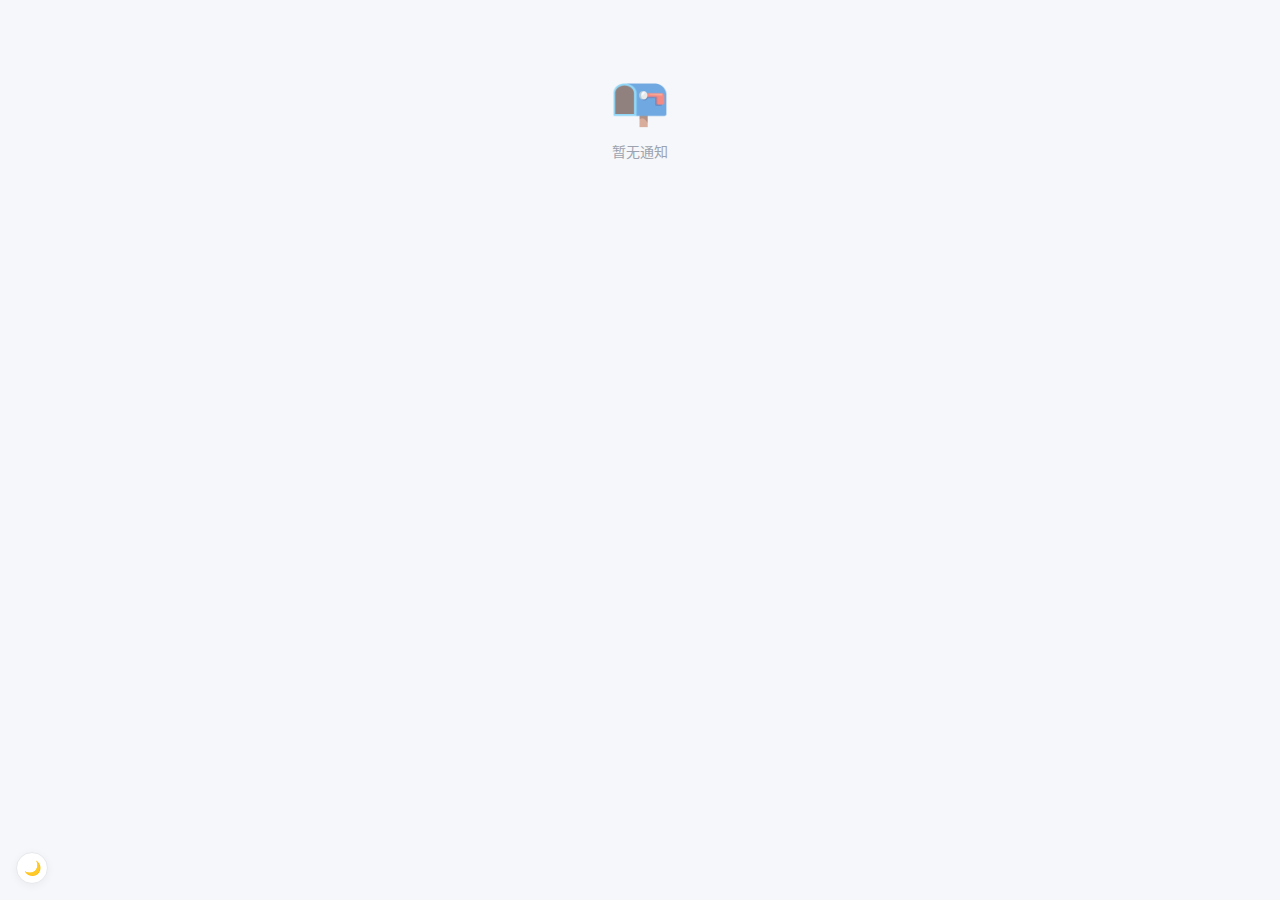
<file: ui/index.html>
<!DOCTYPE html>
<html lang="zh-CN">

<head>
    <meta charset="UTF-8">
    <meta name="viewport" content="width=device-width, initial-scale=1.0">
    <title>Gotify 通知</title>
    <style>
        :root {
            /* 日间模式颜色变量 */
            --bg-primary: #f5f7fa;
            --bg-secondary: #ffffff;
            --bg-gradient-start: #f5f7fa;
            --bg-gradient-end: #e8ecf1;
            --text-primary: #1a1a2e;
            --text-secondary: #6b7280;
            --text-tertiary: #9ca3af;
            --border-color: #e5e7eb;
            --shadow: rgba(0, 0, 0, 0.05);
            --accent: #4f46e5;
            --accent-hover: #4338ca;
            --success: #10b981;
            --warning: #f59e0b;
            --danger: #ef4444;
            --card-bg: #ffffff;
            --header-bg: #ffffff;
            --empty-text: #9ca3af;
        }

        [data-theme="dark"] {
            /* 夜间模式颜色变量 */
            --bg-primary: #0f1419;
            --bg-secondary: #16181d;
            --bg-gradient-start: #0f1419;
            --bg-gradient-end: #1a1d24;
            --text-primary: #e5e7eb;
            --text-secondary: #9ca3af;
            --text-tertiary: #6b7280;
            --border-color: #2d3748;
            --shadow: rgba(0, 0, 0, 0.3);
            --accent: #6366f1;
            --accent-hover: #7c3aed;
            --success: #34d399;
            --warning: #fbbf24;
            --danger: #f87171;
            --card-bg: #1a1d24;
            --header-bg: #16181d;
            --empty-text: #6b7280;
        }

        * {
            margin: 0;
            padding: 0;
            box-sizing: border-box;
        }

        body {
            font-family: -apple-system, BlinkMacSystemFont, 'Segoe UI', 'PingFang SC', 'Hiragino Sans GB', 'Microsoft YaHei', Roboto, sans-serif;
            background: var(--bg-primary);
            padding: 0;
            margin: 0;
            min-height: 100vh;
            transition: background 0.3s ease, color 0.3s ease;
        }

        .container {
            padding: 0;
            max-width: 100%;
            position: relative;
            min-height: 100vh;
        }

        .notifications-container {
            display: grid;
            gap: 10px;
            padding: 12px;
            padding-bottom: 70px;
            /* 留出空间给右下角按钮 */
        }

        .theme-toggle {
            position: fixed;
            left: 16px;
            bottom: 16px;
            width: 32px;
            height: 32px;
            border-radius: 50%;
            border: 1px solid var(--border-color);
            background: var(--card-bg);
            cursor: pointer;
            display: flex;
            align-items: center;
            justify-content: center;
            font-size: 14px;
            transition: all 0.2s ease;
            box-shadow: 0 2px 8px var(--shadow);
            z-index: 1000;
        }

        .theme-toggle span {
            display: block;
            line-height: 1;
        }

        .theme-toggle:hover {
            transform: scale(1.1);
            box-shadow: 0 4px 12px var(--shadow);
        }

        .theme-toggle:active {
            transform: scale(0.95);
        }

        .clear-all-btn {
            position: fixed;
            right: 16px;
            bottom: 16px;
            width: 32px;
            height: 32px;
            border-radius: 50%;
            background: var(--danger);
            color: white;
            border: none;
            cursor: pointer;
            font-size: 14px;
            transition: all 0.2s ease;
            box-shadow: 0 2px 8px var(--shadow);
            z-index: 1000;
            display: none;
            align-items: center;
            justify-content: center;
        }

        .clear-all-btn:hover {
            background: #dc2626;
            transform: scale(1.1);
            box-shadow: 0 4px 12px var(--shadow);
        }

        .clear-all-btn:active {
            transform: scale(0.95);
        }

        .clear-all-btn.visible {
            display: flex;
        }


        .notification-card {
            background: var(--card-bg);
            border-radius: 10px;
            padding: 14px;
            box-shadow: 0 1px 3px var(--shadow);
            animation: slideIn 0.3s ease-out;
            position: relative;
            overflow: hidden;
            border: 1px solid var(--border-color);
            transition: all 0.3s ease;
            cursor: pointer;
        }

        .notification-card.pinned {
            background: linear-gradient(135deg, var(--card-bg) 0%, var(--card-bg) 100%);
            border: 2px solid var(--accent);
            box-shadow: 0 2px 8px var(--shadow);
        }

        .notification-card.pinned::after {
            content: '📌';
            position: absolute;
            top: 12px;
            left: 12px;
            font-size: 12px;
            opacity: 0.5;
        }

        .notification-card:hover {
            box-shadow: 0 4px 12px var(--shadow);
            transform: translateY(-2px);
        }

        @keyframes slideIn {
            from {
                transform: translateY(-20px);
                opacity: 0;
            }

            to {
                transform: translateY(0);
                opacity: 1;
            }
        }

        .notification-card::before {
            content: '';
            position: absolute;
            left: 0;
            top: 0;
            bottom: 0;
            width: 3px;
            background: var(--accent);
        }

        .notification-card.priority-high::before {
            background: var(--danger);
        }

        .notification-card.priority-medium::before {
            background: var(--warning);
        }

        .notification-header {
            display: flex;
            justify-content: space-between;
            align-items: flex-start;
            margin-bottom: 12px;
            padding-left: 20px;
            /* 为置顶图标留出空间 */
        }

        .notification-title {
            font-size: 14px;
            font-weight: 600;
            color: var(--text-primary);
            flex: 1;
            padding-right: 8px;
            line-height: 1.4;
        }

        .notification-time {
            font-size: 12px;
            color: var(--text-tertiary);
            white-space: nowrap;
        }

        .notification-message {
            color: var(--text-secondary);
            line-height: 1.5;
            white-space: pre-wrap;
            word-wrap: break-word;
            font-size: 13px;
        }

        .notification-meta {
            margin-top: 12px;
            padding-top: 12px;
            border-top: 1px solid var(--border-color);
            display: flex;
            justify-content: space-between;
            align-items: center;
            font-size: 12px;
            color: var(--text-tertiary);
        }

        .notification-actions {
            display: flex;
            gap: 8px;
        }

        .action-btn {
            background: var(--bg-secondary);
            border: 1px solid var(--border-color);
            color: var(--text-secondary);
            padding: 4px 8px;
            border-radius: 6px;
            font-size: 16px;
            cursor: pointer;
            transition: all 0.2s ease;
            display: flex;
            align-items: center;
            justify-content: center;
        }

        .action-btn:hover {
            background: var(--accent);
            color: white;
            border-color: var(--accent);
            transform: scale(1.05);
        }

        .action-btn.delete:hover {
            background: var(--danger);
            color: white;
            border-color: var(--danger);
        }

        .priority-badge {
            display: inline-block;
            padding: 3px 10px;
            border-radius: 10px;
            font-size: 11px;
            font-weight: 600;
        }

        .priority-badge.high {
            background: var(--danger);
            color: white;
        }

        .priority-badge.medium {
            background: var(--warning);
            color: white;
        }

        .priority-badge.low {
            background: var(--success);
            color: white;
        }

        .empty-state {
            text-align: center;
            padding: 60px 20px;
            color: var(--empty-text);
        }

        .empty-state-icon {
            font-size: 48px;
            margin-bottom: 12px;
            opacity: 0.6;
        }

        .empty-state-text {
            font-size: 14px;
            font-weight: 500;
        }

        .new-badge {
            position: absolute;
            top: 10px;
            right: 10px;
            background: var(--danger);
            color: white;
            padding: 4px 12px;
            border-radius: 10px;
            font-size: 11px;
            font-weight: 600;
            animation: pulse 2s infinite;
        }

        @keyframes pulse {

            0%,
            100% {
                opacity: 1;
            }

            50% {
                opacity: 0.7;
            }
        }

        /* 响应式布局 - 适配更窄的窗口 */
        @media (max-width: 400px) {
            .header h1 {
                font-size: 14px;
            }

            .test-btn {
                padding: 6px 10px;
                font-size: 11px;
            }

            .theme-toggle {
                width: 32px;
                height: 32px;
                font-size: 14px;
            }

            .notification-card {
                padding: 12px;
            }
        }

        /* 滚动条优化 */
        ::-webkit-scrollbar {
            width: 8px;
        }

        ::-webkit-scrollbar-track {
            background: var(--bg-primary);
        }

        ::-webkit-scrollbar-thumb {
            background: var(--border-color);
            border-radius: 4px;
        }

        ::-webkit-scrollbar-thumb:hover {
            background: var(--text-tertiary);
        }
    </style>
</head>

<body>
    <!-- Tauri API 初始化脚本 - 必须在所有脚本之前加载 -->
    <script src="tauri-api.js"></script>



    <div class="container">
        <div id="notifications" class="notifications-container">
            <div class="empty-state">
                <div class="empty-state-icon">📭</div>
                <div class="empty-state-text">暂无通知</div>
            </div>
        </div>

        <!-- 主题切换按钮 - 固定在右下角 -->
        <button class="theme-toggle" onclick="toggleTheme()" title="切换主题">
            <span id="theme-icon">🌙</span>
        </button>

        <!-- 清除全部按钮 -->
        <button id="clearAllBtn" class="clear-all-btn" onclick="clearAllNotifications()" title="清除所有（保留置顶）">
            🗑️
        </button>
    </div>

    <script>
        let notifications = [];
        const notificationsContainer = document.getElementById('notifications');

        // 初始化主题
        function initTheme() {
            const savedTheme = localStorage.getItem('theme') || 'light';
            document.documentElement.setAttribute('data-theme', savedTheme);
            updateThemeIcon(savedTheme);
        }

        function toggleTheme() {
            const currentTheme = document.documentElement.getAttribute('data-theme') || 'light';
            const newTheme = currentTheme === 'light' ? 'dark' : 'light';
            document.documentElement.setAttribute('data-theme', newTheme);
            localStorage.setItem('theme', newTheme);
            updateThemeIcon(newTheme);
        }

        function updateThemeIcon(theme) {
            const icon = document.getElementById('theme-icon');
            if (icon) {
                icon.textContent = theme === 'light' ? '🌙' : '☀️';
            }
        }

        // 页面加载时初始化主题
        initTheme();



        async function restoreWindowPosition() {
            if (typeof window.__TAURI__ === 'undefined') {
                console.warn('⚠️ Tauri API 不可用，无法恢复窗口位置');
                return;
            }

            try {
                const savedPosition = localStorage.getItem('windowPosition');
                if (!savedPosition) {
                    console.log('ℹ️ 没有保存的窗口位置');
                    return;
                }

                const position = JSON.parse(savedPosition);
                const { getCurrentWindow } = window.__TAURI__.window;
                const appWindow = getCurrentWindow();

                // 使用 LogicalPosition
                const { LogicalPosition } = window.__TAURI__.window;
                await appWindow.setPosition(new LogicalPosition(position.x, position.y));

                console.log('📍 窗口位置已恢复:', position);
            } catch (error) {
                console.error('恢复窗口位置失败:', error);
            }
        }

        // 监听窗口移动事件
        let savePositionTimer;
        async function setupWindowPositionTracking() {
            if (typeof window.__TAURI__ === 'undefined') {
                console.warn('⚠️ Tauri API 不可用，无法设置窗口位置追踪');
                return;
            }

            try {
                const { getCurrentWindow } = window.__TAURI__.window;
                const appWindow = getCurrentWindow();

                // 监听窗口移动事件
                await appWindow.onMoved(() => {
                    // 使用防抖，避免频繁保存
                    clearTimeout(savePositionTimer);
                    savePositionTimer = setTimeout(() => {
                        saveWindowPosition();
                    }, 500);
                });

                console.log('✅ 窗口位置追踪已启用');
            } catch (error) {
                console.error('设置窗口位置追踪失败:', error);
            }
        }

        // 等待 DOM 和 Tauri 完全加载
        document.addEventListener('DOMContentLoaded', async () => {
            console.log('========================================');
            console.log('DOM 已加载，开始初始化 Tauri 监听器');
            console.log('========================================');

            // 等待一小段时间确保 Tauri API 完全初始化
            await new Promise(resolve => setTimeout(resolve, 100));

            // 初始化窗口位置监听
            initWindowPositionTracking();



            console.log('检查 Tauri API 可用性:');
            console.log('  window.__TAURI__:', typeof window.__TAURI__);
            console.log('  window.__TAURI_INTERNALS__:', typeof window.__TAURI_INTERNALS__);

            // 调试：打印 __TAURI_INTERNALS__ 的所有属性
            if (typeof window.__TAURI_INTERNALS__ !== 'undefined') {
                console.log('🔍 __TAURI_INTERNALS__ 的所有属性:', Object.keys(window.__TAURI_INTERNALS__));
                console.log('🔍 完整对象:', window.__TAURI_INTERNALS__);

                // 检查是否有 invoke 函数
                console.log('🔍 检查全局 invoke:', typeof window.__TAURI_IPC__);
                console.log('🔍 检查全局对象:', {
                    __TAURI__: typeof window.__TAURI__,
                    __TAURI_INTERNALS__: typeof window.__TAURI_INTERNALS__,
                    __TAURI_IPC__: typeof window.__TAURI_IPC__,
                    __TAURI_INVOKE__: typeof window.__TAURI_INVOKE__,
                    ipc: typeof window.ipc
                });

                // 打印 window 上所有以 __TAURI 开头的属性
                const tauriProps = Object.keys(window).filter(k => k.startsWith('__TAURI'));
                console.log('🔍 所有 __TAURI 相关属性:', tauriProps);
                tauriProps.forEach(prop => {
                    console.log(`  ${prop}:`, typeof window[prop]);
                });
            }

            if (typeof window.__TAURI_INTERNALS__ !== 'undefined') {
                console.log('✅ 使用 Tauri v2 API (__TAURI_INTERNALS__)');

                try {
                    let listen;

                    // 尝试从 __TAURI__.event.listen 获取 (最可能的位置)
                    if (typeof window.__TAURI__ !== 'undefined' && window.__TAURI__.event && typeof window.__TAURI__.event.listen === 'function') {
                        listen = window.__TAURI__.event.listen;
                        console.log('✅ 使用 window.__TAURI__.event.listen');
                    } else {
                        throw new Error('window.__TAURI__.event.listen 不可用，请检查 Tauri 配置');
                    }

                    console.log('listen 函数类型:', typeof listen);

                    // 注册 gotify-message 监听器
                    console.log('正在注册 gotify-message 监听器...');
                    const unlisten1 = await listen('gotify-message', (event) => {
                        console.log('🎉🎉🎉 收到 gotify-message 事件！');
                        console.log('事件对象:', event);
                        console.log('事件 payload:', event.payload);
                        addNotification(event.payload);
                    });
                    console.log('✅ gotify-message 监听器注册成功！unlisten:', unlisten1);

                    // 注册 websocket-status 监听器
                    console.log('正在注册 websocket-status 监听器...');
                    const unlisten2 = await listen('websocket-status', (event) => {
                        console.log('🔔 收到 websocket-status:', event.payload);
                        // 状态元素已移除，仅记录日志
                    });
                    console.log('✅ websocket-status 监听器注册成功！');

                    console.log('========================================');
                    console.log('🎊 所有监听器注册完成！等待接收消息...');
                    console.log('========================================');

                    // 在 Tauri API 确认可用后，恢复窗口位置和启动追踪
                    await restoreWindowPosition();
                    await setupWindowPositionTracking();

                } catch (error) {
                    console.error('❌❌❌ 注册监听器时出错:');
                    console.error('错误对象:', error);
                    console.error('错误消息:', error.message);
                    console.error('错误堆栈:', error.stack);
                }
            } else if (typeof window.__TAURI__ !== 'undefined') {
                console.log('⚠️ 检测到 Tauri v1 API，尝试使用 v1 方式');

                if (window.__TAURI__.event && window.__TAURI__.event.listen) {
                    const { listen } = window.__TAURI__.event;

                    await listen('gotify-message', (event) => {
                        console.log('📬 收到消息 (v1):', event);
                        addNotification(event.payload);
                    });

                    console.log('✅ v1 监听器已设置');
                }
            } else {
                console.error('❌❌❌ Tauri API 完全不可用！');
                console.error('这不应该发生，请检查是否在浏览器中打开了文件');
            }
        });

        function formatTime(dateString) {
            const date = new Date(dateString);
            const now = new Date();
            const diff = now - date;

            const seconds = Math.floor(diff / 1000);
            const minutes = Math.floor(seconds / 60);
            const hours = Math.floor(minutes / 60);
            const days = Math.floor(hours / 24);

            if (days > 0) return `${days}天前`;
            if (hours > 0) return `${hours}小时前`;
            if (minutes > 0) return `${minutes}分钟前`;
            return '刚刚';
        }

        function getPriorityClass(priority) {
            if (priority >= 8) return 'high';
            if (priority >= 5) return 'medium';
            return 'low';
        }

        function getPriorityLabel(priority) {
            if (priority >= 8) return '高';
            if (priority >= 5) return '中';
            return '低';
        }

        function renderNotifications() {
            const clearAllBtn = document.getElementById('clearAllBtn');

            if (notifications.length === 0) {
                notificationsContainer.innerHTML = `
                    <div class="empty-state">
                        <div class="empty-state-icon">📭</div>
                        <div class="empty-state-text">暂无通知</div>
                    </div>
                `;
                if (clearAllBtn) clearAllBtn.classList.remove('visible');
                return;
            }

            // 显示清除按钮
            if (clearAllBtn) clearAllBtn.classList.add('visible');

            // 分离置顶和非置顶通知
            const pinnedNotifs = notifications.filter(n => n.pinned);
            const unpinnedNotifs = notifications.filter(n => !n.pinned);
            const sortedNotifs = [...pinnedNotifs, ...unpinnedNotifs];

            const html = sortedNotifs.map((notif, index) => {
                const priorityClass = getPriorityClass(notif.priority);
                const priorityLabel = getPriorityLabel(notif.priority);
                const timeAgo = formatTime(notif.date);
                const isNew = index === 0 && !notif.pinned && notifications.length > 1;
                const pinnedClass = notif.pinned ? 'pinned' : '';

                return `
                    <div class="notification-card priority-${priorityClass} ${pinnedClass}" data-id="${notif.id}">
                        ${isNew ? '<div class="new-badge">NEW</div>' : ''}
                        <div class="notification-header">
                            <div class="notification-title">${escapeHtml(notif.title)}</div>
                            <div class="notification-time">${timeAgo}</div>
                        </div>
                        <div class="notification-message">${escapeHtml(notif.message)}</div>
                        <div class="notification-meta">
                            <div>
                                <span class="priority-badge ${priorityClass}">优先级: ${priorityLabel}</span>
                                <span style="margin-left: 8px;">ID: ${notif.id}</span>
                            </div>
                            <div class="notification-actions">
                                <button class="action-btn" onclick="togglePin(${notif.id}, event)" title="${notif.pinned ? '取消置顶' : '置顶'}">
                                    ${notif.pinned ? '📍' : '📌'}
                                </button>
                                <button class="action-btn delete" onclick="deleteNotification(${notif.id}, event)" title="删除">
                                    ✖️
                                </button>
                            </div>
                        </div>
                    </div>
                `;
            }).join('');

            notificationsContainer.innerHTML = html;
        }

        function escapeHtml(text) {
            const div = document.createElement('div');
            div.textContent = text;
            return div.innerHTML;
        }

        function addNotification(notif) {
            console.log('📨 收到通知:', notif);
            // 添加 pinned 属性，默认为 false
            notif.pinned = false;
            notifications.unshift(notif);

            // 只保留最近50条
            if (notifications.length > 50) {
                notifications = notifications.slice(0, 50);
            }

            renderNotifications();

            // 播放声音（可选）
            // new Audio('notification.mp3').play();
        }

        // 置顶/取消置顶通知
        function togglePin(id, event) {
            event.stopPropagation();
            const notif = notifications.find(n => n.id === id);
            if (notif) {
                notif.pinned = !notif.pinned;
                renderNotifications();
                console.log(`📌 通知 ${id} ${notif.pinned ? '已置顶' : '取消置顶'}`);
            }
        }

        // 删除单条通知
        function deleteNotification(id, event) {
            event.stopPropagation();
            const index = notifications.findIndex(n => n.id === id);
            if (index !== -1) {
                notifications.splice(index, 1);
                renderNotifications();
                console.log(`🗑️ 通知 ${id} 已删除`);
            }
        }

        // 清除所有通知（保留置顶）
        function clearAllNotifications() {
            const pinnedCount = notifications.filter(n => n.pinned).length;
            const beforeCount = notifications.length;

            notifications = notifications.filter(n => n.pinned);

            const deletedCount = beforeCount - notifications.length;

            renderNotifications();

            if (deletedCount > 0) {
                console.log(`🗑️ 已清除 ${deletedCount} 条通知${pinnedCount > 0 ? `，保留 ${pinnedCount} 条置顶通知` : ''}`);
            } else {
                console.log('ℹ️ 没有可清除的通知');
            }
        }


        // 窗口位置跟踪
        let savePositionTimeout;

        async function initWindowPositionTracking() {
            if (typeof window.__TAURI_INTERNALS__ === 'undefined') return;

            try {
                console.log('🪟 初始化窗口位置跟踪...');

                // 使用 Tauri 事件监听窗口移动和调整大小
                if (window.__TAURI__ && window.__TAURI__.event && window.__TAURI__.event.listen) {
                    const { listen } = window.__TAURI__.event;

                    // 监听窗口移动事件
                    await listen('tauri://move', (event) => {
                        console.log('🪟 窗口移动事件');
                        saveWindowPositionDebounced();
                    });

                    // 监听窗口调整大小事件
                    await listen('tauri://resize', (event) => {
                        console.log('🪟 窗口调整大小事件');
                        saveWindowPositionDebounced();
                    });

                    console.log('✅ 窗口事件监听器已注册');
                } else {
                    console.warn('⚠️ Tauri 事件 API 不可用，仅在关闭时保存');
                }

                // 页面关闭时保存
                window.addEventListener('beforeunload', saveWindowPosition);

                console.log('✅ 窗口位置跟踪已初始化');
            } catch (error) {
                console.error('初始化窗口位置跟踪失败:', error);
            }
        }

        // 防抖保存函数
        function saveWindowPositionDebounced() {
            clearTimeout(savePositionTimeout);
            savePositionTimeout = setTimeout(() => {
                console.log('💾 防抖保存窗口位置');
                saveWindowPosition();
            }, 1000); // 1秒后保存
        }

        async function saveWindowPosition() {
            if (typeof window.__TAURI_INTERNALS__ === 'undefined') return;

            try {
                const { invoke } = window.__TAURI_INTERNALS__;

                console.log('💾 自动保存窗口位置...');

                // 让后端直接获取窗口位置
                await invoke('save_window_position_auto');

                console.log('✅ 窗口位置保存完成');
            } catch (error) {
                console.error('❌ 保存窗口位置失败:', error);
            }
        }

        // 每分钟更新一次时间显示
        setInterval(() => {
            const timeElements = document.querySelectorAll('.notification-time');
            notifications.forEach((notif, index) => {
                if (timeElements[index]) {
                    timeElements[index].textContent = formatTime(notif.date);
                }
            });
        }, 60000);

        // 快捷键支持
        document.addEventListener('keydown', (e) => {
            // Ctrl/Cmd + K: 清除全部
            if ((e.ctrlKey || e.metaKey) && e.key === 'k') {
                e.preventDefault();
                clearAllNotifications();
            }
        });
    </script>
</body>

</html>
</file>
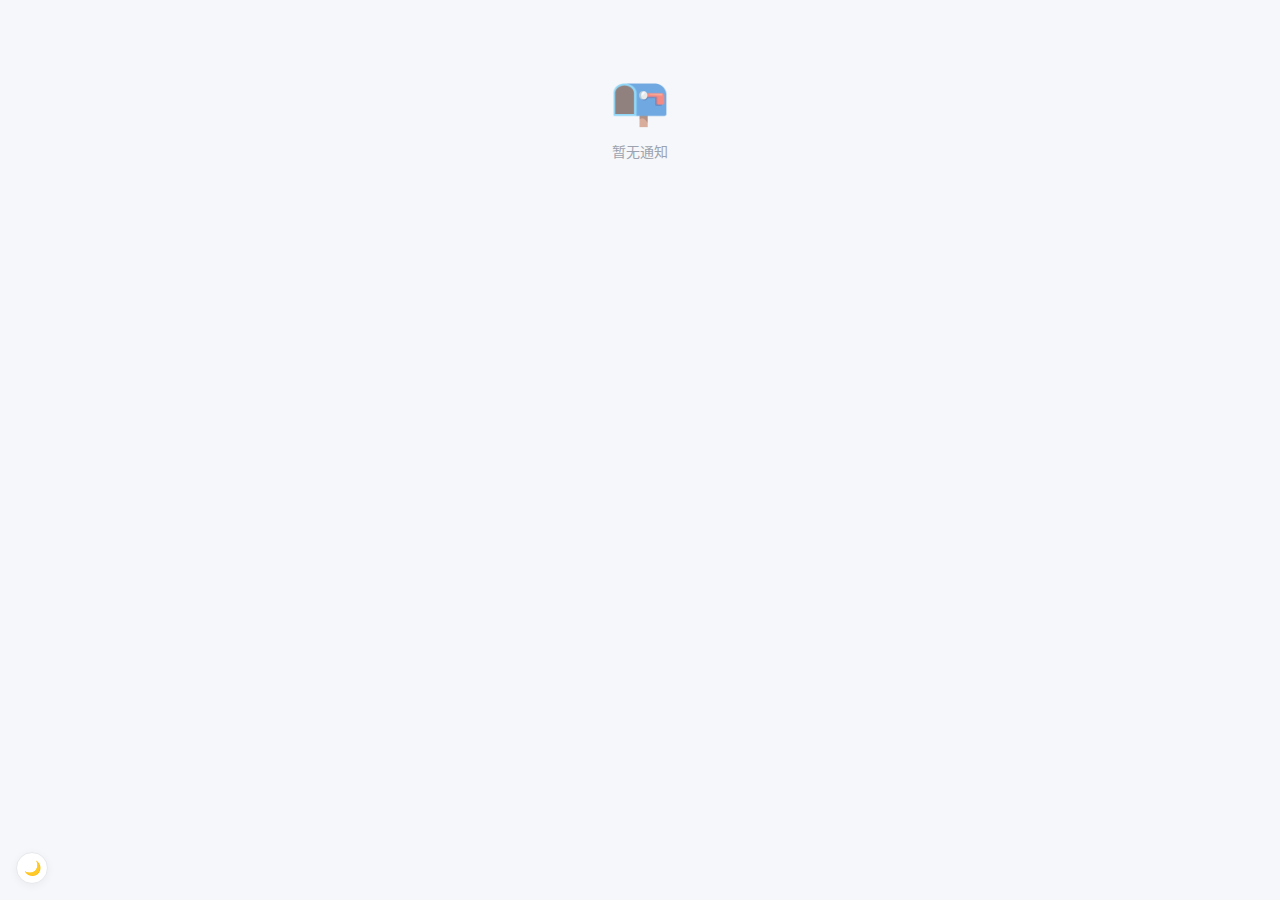
<file: gotify-backup/ui/index.html>
<!DOCTYPE html>
<html lang="zh-CN">

<head>
    <meta charset="UTF-8">
    <meta name="viewport" content="width=device-width, initial-scale=1.0">
    <title>Gotify 通知</title>
    <style>
        :root {
            /* 日间模式颜色变量 */
            --bg-primary: #f5f7fa;
            --bg-secondary: #ffffff;
            --bg-gradient-start: #f5f7fa;
            --bg-gradient-end: #e8ecf1;
            --text-primary: #1a1a2e;
            --text-secondary: #6b7280;
            --text-tertiary: #9ca3af;
            --border-color: #e5e7eb;
            --shadow: rgba(0, 0, 0, 0.05);
            --accent: #4f46e5;
            --accent-hover: #4338ca;
            --success: #10b981;
            --warning: #f59e0b;
            --danger: #ef4444;
            --card-bg: #ffffff;
            --header-bg: #ffffff;
            --empty-text: #9ca3af;
        }

        [data-theme="dark"] {
            /* 夜间模式颜色变量 */
            --bg-primary: #0f1419;
            --bg-secondary: #16181d;
            --bg-gradient-start: #0f1419;
            --bg-gradient-end: #1a1d24;
            --text-primary: #e5e7eb;
            --text-secondary: #9ca3af;
            --text-tertiary: #6b7280;
            --border-color: #2d3748;
            --shadow: rgba(0, 0, 0, 0.3);
            --accent: #6366f1;
            --accent-hover: #7c3aed;
            --success: #34d399;
            --warning: #fbbf24;
            --danger: #f87171;
            --card-bg: #1a1d24;
            --header-bg: #16181d;
            --empty-text: #6b7280;
        }

        * {
            margin: 0;
            padding: 0;
            box-sizing: border-box;
        }

        body {
            font-family: -apple-system, BlinkMacSystemFont, 'Segoe UI', 'PingFang SC', 'Hiragino Sans GB', 'Microsoft YaHei', Roboto, sans-serif;
            background: var(--bg-primary);
            padding: 0;
            margin: 0;
            min-height: 100vh;
            transition: background 0.3s ease, color 0.3s ease;
        }

        .container {
            padding: 0;
            max-width: 100%;
            position: relative;
            min-height: 100vh;
        }

        .notifications-container {
            display: grid;
            gap: 10px;
            padding: 12px;
            padding-bottom: 70px;
            /* 留出空间给右下角按钮 */
        }

        .theme-toggle {
            position: fixed;
            left: 16px;
            bottom: 16px;
            width: 32px;
            height: 32px;
            border-radius: 50%;
            border: 1px solid var(--border-color);
            background: var(--card-bg);
            cursor: pointer;
            display: flex;
            align-items: center;
            justify-content: center;
            font-size: 14px;
            transition: all 0.2s ease;
            box-shadow: 0 2px 8px var(--shadow);
            z-index: 1000;
        }

        .theme-toggle span {
            display: block;
            line-height: 1;
        }

        .theme-toggle:hover {
            transform: scale(1.1);
            box-shadow: 0 4px 12px var(--shadow);
        }

        .theme-toggle:active {
            transform: scale(0.95);
        }

        .clear-all-btn {
            position: fixed;
            right: 16px;
            bottom: 16px;
            width: 32px;
            height: 32px;
            border-radius: 50%;
            background: var(--danger);
            color: white;
            border: none;
            cursor: pointer;
            font-size: 14px;
            transition: all 0.2s ease;
            box-shadow: 0 2px 8px var(--shadow);
            z-index: 1000;
            display: none;
            align-items: center;
            justify-content: center;
        }

        .clear-all-btn:hover {
            background: #dc2626;
            transform: scale(1.1);
            box-shadow: 0 4px 12px var(--shadow);
        }

        .clear-all-btn:active {
            transform: scale(0.95);
        }

        .clear-all-btn.visible {
            display: flex;
        }


        .notification-card {
            background: var(--card-bg);
            border-radius: 10px;
            padding: 14px;
            box-shadow: 0 1px 3px var(--shadow);
            animation: slideIn 0.3s ease-out;
            position: relative;
            overflow: hidden;
            border: 1px solid var(--border-color);
            transition: all 0.3s ease;
            cursor: pointer;
        }

        .notification-card.pinned {
            background: linear-gradient(135deg, var(--card-bg) 0%, var(--card-bg) 100%);
            border: 2px solid var(--accent);
            box-shadow: 0 2px 8px var(--shadow);
        }

        .notification-card.pinned::after {
            content: '📌';
            position: absolute;
            top: 12px;
            left: 12px;
            font-size: 12px;
            opacity: 0.5;
        }

        .notification-card:hover {
            box-shadow: 0 4px 12px var(--shadow);
            transform: translateY(-2px);
        }

        @keyframes slideIn {
            from {
                transform: translateY(-20px);
                opacity: 0;
            }

            to {
                transform: translateY(0);
                opacity: 1;
            }
        }

        .notification-card::before {
            content: '';
            position: absolute;
            left: 0;
            top: 0;
            bottom: 0;
            width: 3px;
            background: var(--accent);
        }

        .notification-card.priority-high::before {
            background: var(--danger);
        }

        .notification-card.priority-medium::before {
            background: var(--warning);
        }

        .notification-header {
            display: flex;
            justify-content: space-between;
            align-items: flex-start;
            margin-bottom: 12px;
            padding-left: 20px;
            /* 为置顶图标留出空间 */
        }

        .notification-title {
            font-size: 14px;
            font-weight: 600;
            color: var(--text-primary);
            flex: 1;
            padding-right: 8px;
            line-height: 1.4;
        }

        .notification-time {
            font-size: 12px;
            color: var(--text-tertiary);
            white-space: nowrap;
        }

        .notification-message {
            color: var(--text-secondary);
            line-height: 1.5;
            white-space: pre-wrap;
            word-wrap: break-word;
            font-size: 13px;
        }

        .notification-meta {
            margin-top: 12px;
            padding-top: 12px;
            border-top: 1px solid var(--border-color);
            display: flex;
            justify-content: space-between;
            align-items: center;
            font-size: 12px;
            color: var(--text-tertiary);
        }

        .notification-actions {
            display: flex;
            gap: 8px;
        }

        .action-btn {
            background: var(--bg-secondary);
            border: 1px solid var(--border-color);
            color: var(--text-secondary);
            padding: 4px 8px;
            border-radius: 6px;
            font-size: 16px;
            cursor: pointer;
            transition: all 0.2s ease;
            display: flex;
            align-items: center;
            justify-content: center;
        }

        .action-btn:hover {
            background: var(--accent);
            color: white;
            border-color: var(--accent);
            transform: scale(1.05);
        }

        .action-btn.delete:hover {
            background: var(--danger);
            color: white;
            border-color: var(--danger);
        }

        .priority-badge {
            display: inline-block;
            padding: 3px 10px;
            border-radius: 10px;
            font-size: 11px;
            font-weight: 600;
        }

        .priority-badge.high {
            background: var(--danger);
            color: white;
        }

        .priority-badge.medium {
            background: var(--warning);
            color: white;
        }

        .priority-badge.low {
            background: var(--success);
            color: white;
        }

        .empty-state {
            text-align: center;
            padding: 60px 20px;
            color: var(--empty-text);
        }

        .empty-state-icon {
            font-size: 48px;
            margin-bottom: 12px;
            opacity: 0.6;
        }

        .empty-state-text {
            font-size: 14px;
            font-weight: 500;
        }

        .new-badge {
            position: absolute;
            top: 10px;
            right: 10px;
            background: var(--danger);
            color: white;
            padding: 4px 12px;
            border-radius: 10px;
            font-size: 11px;
            font-weight: 600;
            animation: pulse 2s infinite;
        }

        @keyframes pulse {

            0%,
            100% {
                opacity: 1;
            }

            50% {
                opacity: 0.7;
            }
        }

        /* 响应式布局 - 适配更窄的窗口 */
        @media (max-width: 400px) {
            .header h1 {
                font-size: 14px;
            }

            .test-btn {
                padding: 6px 10px;
                font-size: 11px;
            }

            .theme-toggle {
                width: 32px;
                height: 32px;
                font-size: 14px;
            }

            .notification-card {
                padding: 12px;
            }
        }

        /* 滚动条优化 */
        ::-webkit-scrollbar {
            width: 8px;
        }

        ::-webkit-scrollbar-track {
            background: var(--bg-primary);
        }

        ::-webkit-scrollbar-thumb {
            background: var(--border-color);
            border-radius: 4px;
        }

        ::-webkit-scrollbar-thumb:hover {
            background: var(--text-tertiary);
        }
    </style>
</head>

<body>
    <!-- Tauri API 初始化脚本 - 必须在所有脚本之前加载 -->
    <script src="tauri-api.js"></script>



    <div class="container">
        <div id="notifications" class="notifications-container">
            <div class="empty-state">
                <div class="empty-state-icon">📭</div>
                <div class="empty-state-text">暂无通知</div>
            </div>
        </div>

        <!-- 主题切换按钮 - 固定在右下角 -->
        <button class="theme-toggle" onclick="toggleTheme()" title="切换主题">
            <span id="theme-icon">🌙</span>
        </button>

        <!-- 清除全部按钮 -->
        <button id="clearAllBtn" class="clear-all-btn" onclick="clearAllNotifications()" title="清除所有（保留置顶）">
            🗑️
        </button>
    </div>

    <script>
        let notifications = [];
        const notificationsContainer = document.getElementById('notifications');

        // 初始化主题
        function initTheme() {
            const savedTheme = localStorage.getItem('theme') || 'light';
            document.documentElement.setAttribute('data-theme', savedTheme);
            updateThemeIcon(savedTheme);
        }

        function toggleTheme() {
            const currentTheme = document.documentElement.getAttribute('data-theme') || 'light';
            const newTheme = currentTheme === 'light' ? 'dark' : 'light';
            document.documentElement.setAttribute('data-theme', newTheme);
            localStorage.setItem('theme', newTheme);
            updateThemeIcon(newTheme);
        }

        function updateThemeIcon(theme) {
            const icon = document.getElementById('theme-icon');
            if (icon) {
                icon.textContent = theme === 'light' ? '🌙' : '☀️';
            }
        }

        // 页面加载时初始化主题
        initTheme();

        // 等待 DOM 和 Tauri 完全加载
        document.addEventListener('DOMContentLoaded', async () => {
            console.log('========================================');
            console.log('DOM 已加载，开始初始化 Tauri 监听器');
            console.log('========================================');

            // 等待一小段时间确保 Tauri API 完全初始化
            await new Promise(resolve => setTimeout(resolve, 100));

            console.log('检查 Tauri API 可用性:');
            console.log('  window.__TAURI__:', typeof window.__TAURI__);
            console.log('  window.__TAURI_INTERNALS__:', typeof window.__TAURI_INTERNALS__);

            // 调试：打印 __TAURI_INTERNALS__ 的所有属性
            if (typeof window.__TAURI_INTERNALS__ !== 'undefined') {
                console.log('🔍 __TAURI_INTERNALS__ 的所有属性:', Object.keys(window.__TAURI_INTERNALS__));
                console.log('🔍 完整对象:', window.__TAURI_INTERNALS__);

                // 检查是否有 invoke 函数
                console.log('🔍 检查全局 invoke:', typeof window.__TAURI_IPC__);
                console.log('🔍 检查全局对象:', {
                    __TAURI__: typeof window.__TAURI__,
                    __TAURI_INTERNALS__: typeof window.__TAURI_INTERNALS__,
                    __TAURI_IPC__: typeof window.__TAURI_IPC__,
                    __TAURI_INVOKE__: typeof window.__TAURI_INVOKE__,
                    ipc: typeof window.ipc
                });

                // 打印 window 上所有以 __TAURI 开头的属性
                const tauriProps = Object.keys(window).filter(k => k.startsWith('__TAURI'));
                console.log('🔍 所有 __TAURI 相关属性:', tauriProps);
                tauriProps.forEach(prop => {
                    console.log(`  ${prop}:`, typeof window[prop]);
                });
            }

            if (typeof window.__TAURI_INTERNALS__ !== 'undefined') {
                console.log('✅ 使用 Tauri v2 API (__TAURI_INTERNALS__)');

                try {
                    let listen;

                    // 尝试从 __TAURI__.event.listen 获取 (最可能的位置)
                    if (typeof window.__TAURI__ !== 'undefined' && window.__TAURI__.event && typeof window.__TAURI__.event.listen === 'function') {
                        listen = window.__TAURI__.event.listen;
                        console.log('✅ 使用 window.__TAURI__.event.listen');
                    } else {
                        throw new Error('window.__TAURI__.event.listen 不可用，请检查 Tauri 配置');
                    }

                    console.log('listen 函数类型:', typeof listen);

                    // 注册 gotify-message 监听器
                    console.log('正在注册 gotify-message 监听器...');
                    const unlisten1 = await listen('gotify-message', (event) => {
                        console.log('🎉🎉🎉 收到 gotify-message 事件！');
                        console.log('事件对象:', event);
                        console.log('事件 payload:', event.payload);
                        addNotification(event.payload);
                    });
                    console.log('✅ gotify-message 监听器注册成功！unlisten:', unlisten1);

                    // 注册 websocket-status 监听器
                    console.log('正在注册 websocket-status 监听器...');
                    const unlisten2 = await listen('websocket-status', (event) => {
                        console.log('🔔 收到 websocket-status:', event.payload);
                        // 状态元素已移除，仅记录日志
                    });
                    console.log('✅ websocket-status 监听器注册成功！');

                    console.log('========================================');
                    console.log('🎊 所有监听器注册完成！等待接收消息...');
                    console.log('========================================');

                } catch (error) {
                    console.error('❌❌❌ 注册监听器时出错:');
                    console.error('错误对象:', error);
                    console.error('错误消息:', error.message);
                    console.error('错误堆栈:', error.stack);
                }
            } else if (typeof window.__TAURI__ !== 'undefined') {
                console.log('⚠️ 检测到 Tauri v1 API，尝试使用 v1 方式');

                if (window.__TAURI__.event && window.__TAURI__.event.listen) {
                    const { listen } = window.__TAURI__.event;

                    await listen('gotify-message', (event) => {
                        console.log('📬 收到消息 (v1):', event);
                        addNotification(event.payload);
                    });

                    console.log('✅ v1 监听器已设置');
                }
            } else {
                console.error('❌❌❌ Tauri API 完全不可用！');
                console.error('这不应该发生，请检查是否在浏览器中打开了文件');
            }
        });

        function formatTime(dateString) {
            const date = new Date(dateString);
            const now = new Date();
            const diff = now - date;

            const seconds = Math.floor(diff / 1000);
            const minutes = Math.floor(seconds / 60);
            const hours = Math.floor(minutes / 60);
            const days = Math.floor(hours / 24);

            if (days > 0) return `${days}天前`;
            if (hours > 0) return `${hours}小时前`;
            if (minutes > 0) return `${minutes}分钟前`;
            return '刚刚';
        }

        function getPriorityClass(priority) {
            if (priority >= 8) return 'high';
            if (priority >= 5) return 'medium';
            return 'low';
        }

        function getPriorityLabel(priority) {
            if (priority >= 8) return '高';
            if (priority >= 5) return '中';
            return '低';
        }

        function renderNotifications() {
            const clearAllBtn = document.getElementById('clearAllBtn');

            if (notifications.length === 0) {
                notificationsContainer.innerHTML = `
                    <div class="empty-state">
                        <div class="empty-state-icon">📭</div>
                        <div class="empty-state-text">暂无通知</div>
                    </div>
                `;
                if (clearAllBtn) clearAllBtn.classList.remove('visible');
                return;
            }

            // 显示清除按钮
            if (clearAllBtn) clearAllBtn.classList.add('visible');

            // 分离置顶和非置顶通知
            const pinnedNotifs = notifications.filter(n => n.pinned);
            const unpinnedNotifs = notifications.filter(n => !n.pinned);
            const sortedNotifs = [...pinnedNotifs, ...unpinnedNotifs];

            const html = sortedNotifs.map((notif, index) => {
                const priorityClass = getPriorityClass(notif.priority);
                const priorityLabel = getPriorityLabel(notif.priority);
                const timeAgo = formatTime(notif.date);
                const isNew = index === 0 && !notif.pinned && notifications.length > 1;
                const pinnedClass = notif.pinned ? 'pinned' : '';

                return `
                    <div class="notification-card priority-${priorityClass} ${pinnedClass}" data-id="${notif.id}">
                        ${isNew ? '<div class="new-badge">NEW</div>' : ''}
                        <div class="notification-header">
                            <div class="notification-title">${escapeHtml(notif.title)}</div>
                            <div class="notification-time">${timeAgo}</div>
                        </div>
                        <div class="notification-message">${escapeHtml(notif.message)}</div>
                        <div class="notification-meta">
                            <div>
                                <span class="priority-badge ${priorityClass}">优先级: ${priorityLabel}</span>
                                <span style="margin-left: 8px;">ID: ${notif.id}</span>
                            </div>
                            <div class="notification-actions">
                                <button class="action-btn" onclick="togglePin(${notif.id}, event)" title="${notif.pinned ? '取消置顶' : '置顶'}">
                                    ${notif.pinned ? '📍' : '📌'}
                                </button>
                                <button class="action-btn delete" onclick="deleteNotification(${notif.id}, event)" title="删除">
                                    ✖️
                                </button>
                            </div>
                        </div>
                    </div>
                `;
            }).join('');

            notificationsContainer.innerHTML = html;
        }

        function escapeHtml(text) {
            const div = document.createElement('div');
            div.textContent = text;
            return div.innerHTML;
        }

        function addNotification(notif) {
            console.log('📨 收到通知:', notif);
            // 添加 pinned 属性，默认为 false
            notif.pinned = false;
            notifications.unshift(notif);

            // 只保留最近50条
            if (notifications.length > 50) {
                notifications = notifications.slice(0, 50);
            }

            renderNotifications();

            // 播放声音（可选）
            // new Audio('notification.mp3').play();
        }

        // 置顶/取消置顶通知
        function togglePin(id, event) {
            event.stopPropagation();
            const notif = notifications.find(n => n.id === id);
            if (notif) {
                notif.pinned = !notif.pinned;
                renderNotifications();
                console.log(`📌 通知 ${id} ${notif.pinned ? '已置顶' : '取消置顶'}`);
            }
        }

        // 删除单条通知
        function deleteNotification(id, event) {
            event.stopPropagation();
            const index = notifications.findIndex(n => n.id === id);
            if (index !== -1) {
                notifications.splice(index, 1);
                renderNotifications();
                console.log(`🗑️ 通知 ${id} 已删除`);
            }
        }

        // 清除所有通知（保留置顶）
        function clearAllNotifications() {
            const pinnedCount = notifications.filter(n => n.pinned).length;
            const beforeCount = notifications.length;

            notifications = notifications.filter(n => n.pinned);

            const deletedCount = beforeCount - notifications.length;

            renderNotifications();

            if (deletedCount > 0) {
                console.log(`🗑️ 已清除 ${deletedCount} 条通知${pinnedCount > 0 ? `，保留 ${pinnedCount} 条置顶通知` : ''}`);
            } else {
                console.log('ℹ️ 没有可清除的通知');
            }
        }


        // 每分钟更新一次时间显示
        setInterval(() => {
            const timeElements = document.querySelectorAll('.notification-time');
            notifications.forEach((notif, index) => {
                if (timeElements[index]) {
                    timeElements[index].textContent = formatTime(notif.date);
                }
            });
        }, 60000);

        // 快捷键支持
        document.addEventListener('keydown', (e) => {
            // Ctrl/Cmd + K: 清除全部
            if ((e.ctrlKey || e.metaKey) && e.key === 'k') {
                e.preventDefault();
                clearAllNotifications();
            }
        });
    </script>
</body>

</html>
</file>
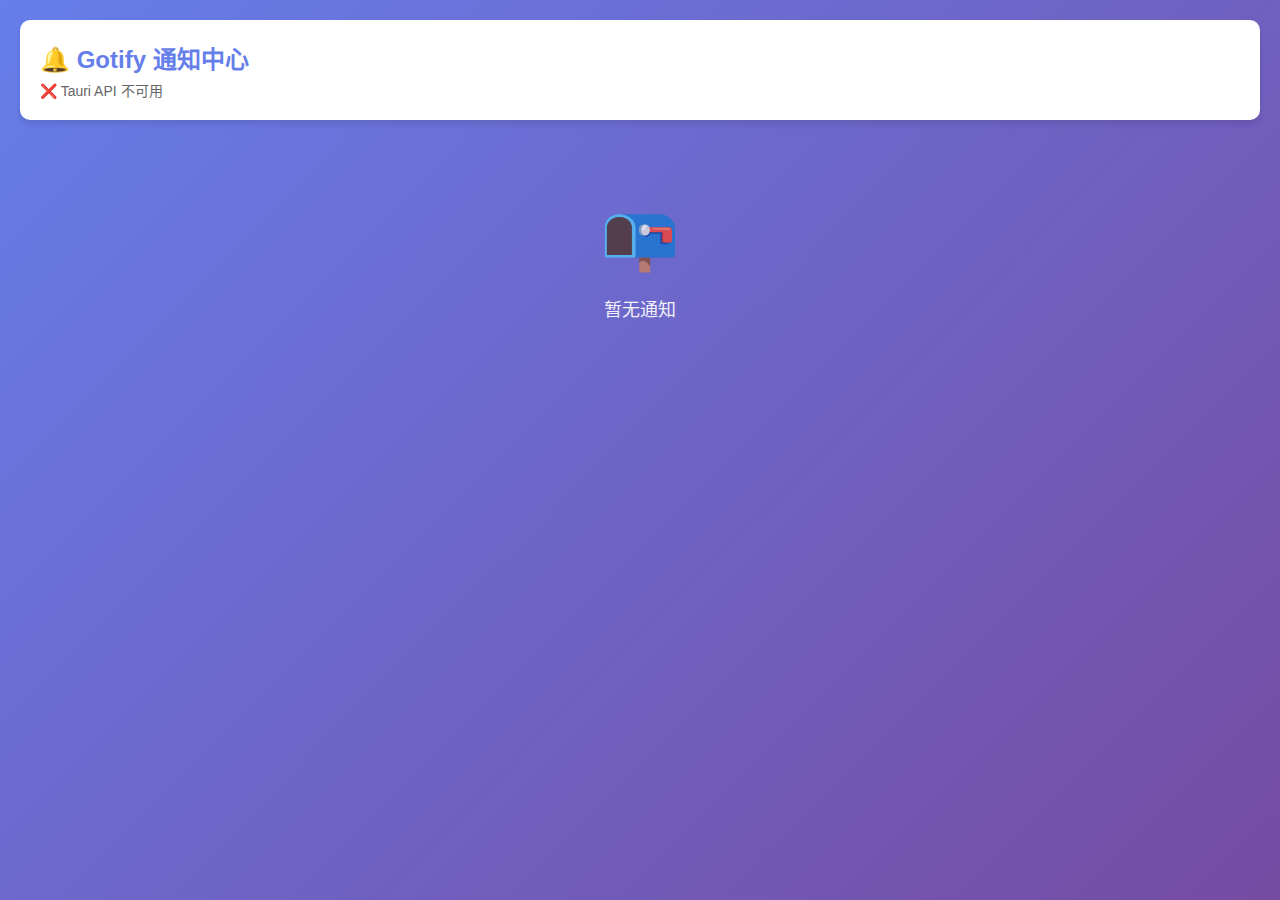
<file: ui/notifications.html>
<!DOCTYPE html>
<html lang="zh-CN">
<head>
    <meta charset="UTF-8">
    <meta name="viewport" content="width=device-width, initial-scale=1.0">
    <title>Gotify 通知</title>
    <style>
        * {
            margin: 0;
            padding: 0;
            box-sizing: border-box;
        }

        body {
            font-family: -apple-system, BlinkMacSystemFont, 'Segoe UI', Roboto, sans-serif;
            background: linear-gradient(135deg, #667eea 0%, #764ba2 100%);
            padding: 20px;
            min-height: 100vh;
        }

        .header {
            background: white;
            padding: 20px;
            border-radius: 10px;
            margin-bottom: 20px;
            box-shadow: 0 4px 6px rgba(0, 0, 0, 0.1);
        }

        .header h1 {
            color: #667eea;
            font-size: 24px;
            margin-bottom: 5px;
        }

        .status {
            color: #666;
            font-size: 14px;
        }

        .status.connected {
            color: #28a745;
            font-weight: 600;
        }

        .notifications-container {
            display: grid;
            gap: 15px;
        }

        .notification-card {
            background: white;
            border-radius: 10px;
            padding: 20px;
            box-shadow: 0 4px 6px rgba(0, 0, 0, 0.1);
            animation: slideIn 0.3s ease-out;
            position: relative;
            overflow: hidden;
        }

        @keyframes slideIn {
            from {
                transform: translateY(-20px);
                opacity: 0;
            }
            to {
                transform: translateY(0);
                opacity: 1;
            }
        }

        .notification-card::before {
            content: '';
            position: absolute;
            left: 0;
            top: 0;
            bottom: 0;
            width: 4px;
            background: #667eea;
        }

        .notification-card.priority-high::before {
            background: #dc3545;
        }

        .notification-card.priority-medium::before {
            background: #ffc107;
        }

        .notification-header {
            display: flex;
            justify-content: space-between;
            align-items: flex-start;
            margin-bottom: 12px;
        }

        .notification-title {
            font-size: 18px;
            font-weight: 600;
            color: #333;
            flex: 1;
            padding-right: 10px;
        }

        .notification-time {
            font-size: 12px;
            color: #999;
            white-space: nowrap;
        }

        .notification-message {
            color: #555;
            line-height: 1.6;
            white-space: pre-wrap;
            word-wrap: break-word;
        }

        .notification-meta {
            margin-top: 12px;
            padding-top: 12px;
            border-top: 1px solid #eee;
            display: flex;
            justify-content: space-between;
            font-size: 12px;
            color: #999;
        }

        .priority-badge {
            display: inline-block;
            padding: 2px 8px;
            border-radius: 12px;
            font-size: 11px;
            font-weight: 600;
        }

        .priority-badge.high {
            background: #dc3545;
            color: white;
        }

        .priority-badge.medium {
            background: #ffc107;
            color: #333;
        }

        .priority-badge.low {
            background: #28a745;
            color: white;
        }

        .empty-state {
            text-align: center;
            padding: 60px 20px;
            color: white;
        }

        .empty-state-icon {
            font-size: 64px;
            margin-bottom: 20px;
            opacity: 0.8;
        }

        .empty-state-text {
            font-size: 18px;
            opacity: 0.9;
        }

        .new-badge {
            position: absolute;
            top: 10px;
            right: 10px;
            background: #dc3545;
            color: white;
            padding: 4px 12px;
            border-radius: 12px;
            font-size: 11px;
            font-weight: 600;
            animation: pulse 2s infinite;
        }

        @keyframes pulse {
            0%, 100% {
                opacity: 1;
            }
            50% {
                opacity: 0.7;
            }
        }
    </style>
</head>
<body>
    <div class="header">
        <h1>🔔 Gotify 通知中心</h1>
        <div id="status" class="status">正在连接...</div>
    </div>

    <div id="notifications" class="notifications-container">
        <div class="empty-state">
            <div class="empty-state-icon">📭</div>
            <div class="empty-state-text">暂无通知</div>
        </div>
    </div>

    <script>
        let notifications = [];
        const notificationsContainer = document.getElementById('notifications');
        const statusElement = document.getElementById('status');

        function formatTime(dateString) {
            const date = new Date(dateString);
            const now = new Date();
            const diff = now - date;
            
            const seconds = Math.floor(diff / 1000);
            const minutes = Math.floor(seconds / 60);
            const hours = Math.floor(minutes / 60);
            const days = Math.floor(hours / 24);
            
            if (days > 0) return `${days}天前`;
            if (hours > 0) return `${hours}小时前`;
            if (minutes > 0) return `${minutes}分钟前`;
            return '刚刚';
        }

        function getPriorityClass(priority) {
            if (priority >= 8) return 'high';
            if (priority >= 5) return 'medium';
            return 'low';
        }

        function getPriorityLabel(priority) {
            if (priority >= 8) return '高';
            if (priority >= 5) return '中';
            return '低';
        }

        function renderNotifications() {
            if (notifications.length === 0) {
                notificationsContainer.innerHTML = `
                    <div class="empty-state">
                        <div class="empty-state-icon">📭</div>
                        <div class="empty-state-text">暂无通知</div>
                    </div>
                `;
                return;
            }

            const html = notifications.map((notif, index) => {
                const priorityClass = getPriorityClass(notif.priority);
                const priorityLabel = getPriorityLabel(notif.priority);
                const timeAgo = formatTime(notif.date);
                const isNew = index === 0 && notifications.length > 1;

                return `
                    <div class="notification-card priority-${priorityClass}">
                        ${isNew ? '<div class="new-badge">NEW</div>' : ''}
                        <div class="notification-header">
                            <div class="notification-title">${escapeHtml(notif.title)}</div>
                            <div class="notification-time">${timeAgo}</div>
                        </div>
                        <div class="notification-message">${escapeHtml(notif.message)}</div>
                        <div class="notification-meta">
                            <span class="priority-badge ${priorityClass}">优先级: ${priorityLabel}</span>
                            <span>ID: ${notif.id}</span>
                        </div>
                    </div>
                `;
            }).join('');

            notificationsContainer.innerHTML = html;
        }

        function escapeHtml(text) {
            const div = document.createElement('div');
            div.textContent = text;
            return div.innerHTML;
        }

        function addNotification(notif) {
            console.log('📨 收到通知:', notif);
            notifications.unshift(notif);
            
            // 只保留最近50条
            if (notifications.length > 50) {
                notifications = notifications.slice(0, 50);
            }
            
            renderNotifications();
            
            // 播放声音（可选）
            // new Audio('notification.mp3').play();
        }

        // 检查 Tauri API
        if (typeof window.__TAURI_INTERNALS__ !== 'undefined') {
            console.log('✅ Tauri API 可用');
            statusElement.textContent = '✅ 已连接';
            statusElement.classList.add('connected');

            const listen = window.__TAURI_INTERNALS__.listen;
            
            // 监听消息
            listen('gotify-message', (event) => {
                console.log('📬 收到事件:', event);
                addNotification(event.payload);
            });

            listen('websocket-status', (event) => {
                console.log('🔔 状态更新:', event.payload);
                if (event.payload === 'connected') {
                    statusElement.textContent = '✅ 已连接到 Gotify';
                    statusElement.classList.add('connected');
                } else {
                    statusElement.textContent = '❌ 未连接';
                    statusElement.classList.remove('connected');
                }
            });
        } else {
            console.error('❌ Tauri API 不可用');
            statusElement.textContent = '❌ Tauri API 不可用';
            
            // 测试数据
            setTimeout(() => {
                addNotification({
                    id: 1,
                    appid: 1,
                    title: '测试通知',
                    message: '这是一条测试消息',
                    priority: 5,
                    date: new Date().toISOString()
                });
            }, 2000);
        }

        // 每分钟更新一次时间显示
        setInterval(() => {
            const timeElements = document.querySelectorAll('.notification-time');
            notifications.forEach((notif, index) => {
                if (timeElements[index]) {
                    timeElements[index].textContent = formatTime(notif.date);
                }
            });
        }, 60000);
    </script>
</body>
</html>
</file>
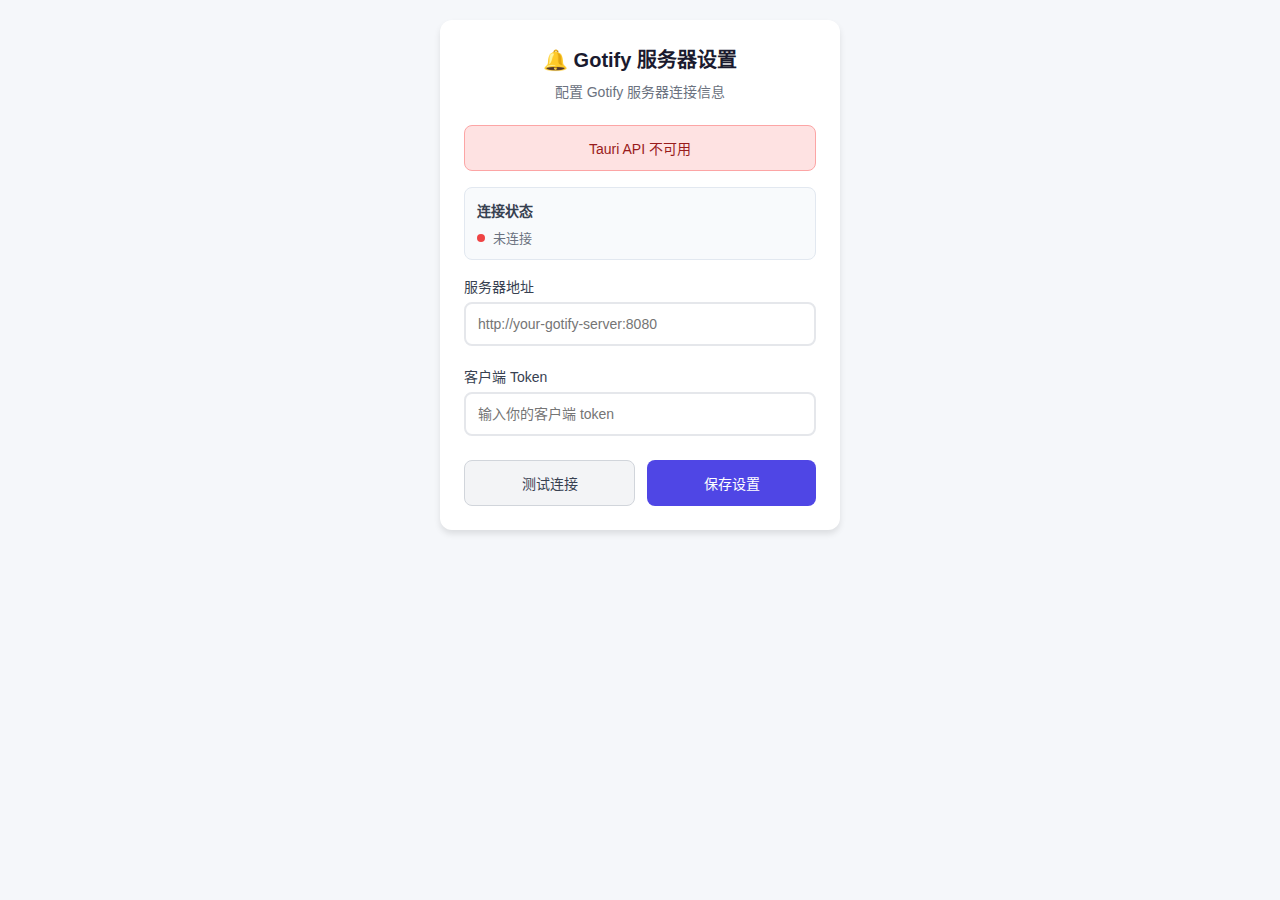
<file: ui/settings.html>
<!DOCTYPE html>
<html lang="zh-CN">
<head>
    <meta charset="UTF-8">
    <meta name="viewport" content="width=device-width, initial-scale=1.0">
    <title>Gotify 设置</title>
    <style>
        * {
            margin: 0;
            padding: 0;
            box-sizing: border-box;
        }

        body {
            font-family: -apple-system, BlinkMacSystemFont, 'Segoe UI', 'PingFang SC', 'Hiragino Sans GB', 'Microsoft YaHei', Roboto, sans-serif;
            background: #f5f7fa;
            padding: 20px;
        }

        .container {
            max-width: 400px;
            margin: 0 auto;
            background: white;
            border-radius: 12px;
            padding: 24px;
            box-shadow: 0 4px 6px rgba(0, 0, 0, 0.1);
        }

        .header {
            text-align: center;
            margin-bottom: 24px;
        }

        .header h1 {
            color: #1a1a2e;
            font-size: 20px;
            font-weight: 600;
            margin-bottom: 8px;
        }

        .header p {
            color: #6b7280;
            font-size: 14px;
        }

        .form-group {
            margin-bottom: 20px;
        }

        .form-group label {
            display: block;
            margin-bottom: 6px;
            color: #374151;
            font-weight: 500;
            font-size: 14px;
        }

        .form-group input {
            width: 100%;
            padding: 12px;
            border: 2px solid #e5e7eb;
            border-radius: 8px;
            font-size: 14px;
            transition: border-color 0.2s ease;
            background: white;
        }

        .form-group input:focus {
            outline: none;
            border-color: #4f46e5;
            box-shadow: 0 0 0 3px rgba(79, 70, 229, 0.1);
        }

        .form-group input.error {
            border-color: #ef4444;
        }

        .error-message {
            color: #ef4444;
            font-size: 12px;
            margin-top: 4px;
            display: none;
        }

        .form-group.error .error-message {
            display: block;
        }

        .button-group {
            display: flex;
            gap: 12px;
            margin-top: 24px;
        }

        .btn {
            flex: 1;
            padding: 12px 24px;
            border: none;
            border-radius: 8px;
            font-size: 14px;
            font-weight: 500;
            cursor: pointer;
            transition: all 0.2s ease;
        }

        .btn-primary {
            background: #4f46e5;
            color: white;
        }

        .btn-primary:hover {
            background: #4338ca;
        }

        .btn-primary:disabled {
            background: #9ca3af;
            cursor: not-allowed;
        }

        .btn-secondary {
            background: #f3f4f6;
            color: #374151;
            border: 1px solid #d1d5db;
        }

        .btn-secondary:hover {
            background: #e5e7eb;
        }

        .status {
            padding: 12px;
            border-radius: 8px;
            margin-bottom: 16px;
            font-size: 14px;
            font-weight: 500;
            text-align: center;
            display: none;
        }

        .status.success {
            background: #d1fae5;
            color: #065f46;
            border: 1px solid #a7f3d0;
        }

        .status.error {
            background: #fee2e2;
            color: #991b1b;
            border: 1px solid #fca5a5;
        }

        .status.info {
            background: #dbeafe;
            color: #1e40af;
            border: 1px solid #93c5fd;
        }

        .connection-test {
            background: #f8fafc;
            border: 1px solid #e2e8f0;
            border-radius: 8px;
            padding: 12px;
            margin-bottom: 16px;
        }

        .connection-test h3 {
            color: #374151;
            font-size: 14px;
            font-weight: 600;
            margin-bottom: 8px;
        }

        .connection-status {
            display: flex;
            align-items: center;
            gap: 8px;
            font-size: 13px;
            color: #6b7280;
        }

        .status-dot {
            width: 8px;
            height: 8px;
            border-radius: 50%;
            background: #9ca3af;
        }

        .status-dot.connected {
            background: #10b981;
        }

        .status-dot.disconnected {
            background: #ef4444;
        }
    </style>
</head>
<body>
    <!-- Tauri API 初始化脚本 -->
    <script src="tauri-api.js"></script>

    <div class="container">
        <div class="header">
            <h1>🔔 Gotify 服务器设置</h1>
            <p>配置 Gotify 服务器连接信息</p>
        </div>

        <div id="status" class="status"></div>

        <div class="connection-test">
            <h3>连接状态</h3>
            <div class="connection-status">
                <div id="statusDot" class="status-dot disconnected"></div>
                <span id="statusText">未连接</span>
            </div>
        </div>

        <form id="settingsForm">
            <div class="form-group">
                <label for="serverUrl">服务器地址</label>
                <input type="url" id="serverUrl" placeholder="http://your-gotify-server:8080" required>
                <div class="error-message">请输入有效的服务器地址</div>
            </div>

            <div class="form-group">
                <label for="clientToken">客户端 Token</label>
                <input type="password" id="clientToken" placeholder="输入你的客户端 token" required>
                <div class="error-message">请输入客户端 token</div>
            </div>

            <div class="button-group">
                <button type="button" class="btn btn-secondary" onclick="testConnection()">测试连接</button>
                <button type="submit" class="btn btn-primary">保存设置</button>
            </div>
        </form>
    </div>

    <script>
        let currentConfig = null;

        // 初始化设置页面
        async function initSettings() {
            if (typeof window.__TAURI_INTERNALS__ === 'undefined') {
                showStatus('Tauri API 不可用', 'error');
                return;
            }

            try {
                const { invoke } = window.__TAURI_INTERNALS__;

                // 获取当前配置
                const config = await invoke('get_config');
                currentConfig = config;

                if (config) {
                    document.getElementById('serverUrl').value = config.server_url;
                    document.getElementById('clientToken').value = config.client_token;
                    updateConnectionStatus(false); // 初始状态为未连接
                }
            } catch (error) {
                console.error('获取配置失败:', error);
                showStatus('获取配置失败', 'error');
            }
        }

        // 显示状态消息
        function showStatus(message, type) {
            const statusEl = document.getElementById('status');
            statusEl.textContent = message;
            statusEl.className = `status ${type}`;
            statusEl.style.display = 'block';

            setTimeout(() => {
                statusEl.style.display = 'none';
            }, 3000);
        }

        // 更新连接状态显示
        function updateConnectionStatus(connected) {
            const statusDot = document.getElementById('statusDot');
            const statusText = document.getElementById('statusText');

            if (connected) {
                statusDot.className = 'status-dot connected';
                statusText.textContent = '已连接';
            } else {
                statusDot.className = 'status-dot disconnected';
                statusText.textContent = '未连接';
            }
        }

        // 测试连接
        async function testConnection() {
            const serverUrl = document.getElementById('serverUrl').value.trim();
            const clientToken = document.getElementById('clientToken').value.trim();

            if (!serverUrl || !clientToken) {
                showStatus('请填写完整的服务器信息', 'error');
                return;
            }

            // 基本URL验证
            try {
                new URL(serverUrl);
            } catch {
                showStatus('请输入有效的服务器地址', 'error');
                return;
            }

            showStatus('正在测试连接...', 'info');
            updateConnectionStatus(false);

            try {
                const { invoke } = window.__TAURI_INTERNALS__;
                
                // 使用新的 test_connection 命令
                const result = await invoke('test_connection', { 
                    serverUrl, 
                    clientToken 
                });

                console.log('✅ 连接测试成功:', result);
                showStatus('✅ ' + result, 'success');
                updateConnectionStatus(true);

                // 3秒后重置状态
                setTimeout(() => {
                    updateConnectionStatus(false);
                }, 3000);

            } catch (error) {
                console.error('❌ 连接测试失败:', error);
                showStatus('❌ ' + error, 'error');
                updateConnectionStatus(false);
            }
        }

        // 保存设置
        async function saveSettings() {
            const serverUrl = document.getElementById('serverUrl').value.trim();
            const clientToken = document.getElementById('clientToken').value.trim();

            // 表单验证
            let hasError = false;

            const urlInput = document.getElementById('serverUrl');
            const tokenInput = document.getElementById('clientToken');

            // 重置错误状态
            urlInput.classList.remove('error');
            tokenInput.classList.remove('error');
            document.querySelectorAll('.error-message').forEach(el => el.style.display = 'none');

            // 验证服务器地址
            if (!serverUrl) {
                urlInput.classList.add('error');
                hasError = true;
            } else {
                try {
                    new URL(serverUrl);
                } catch {
                    urlInput.classList.add('error');
                    hasError = true;
                }
            }

            // 验证Token
            if (!clientToken) {
                tokenInput.classList.add('error');
                hasError = true;
            }

            if (hasError) {
                showStatus('请检查输入信息', 'error');
                return;
            }

            try {
                const { invoke } = window.__TAURI_INTERNALS__;
                await invoke('save_config_to_file', { serverUrl, clientToken });

                showStatus('设置已保存！', 'success');

                // 通知主窗口重新加载配置
                if (window.opener) {
                    window.opener.postMessage('config-saved', '*');
                }

                // 3秒后关闭窗口
                setTimeout(() => {
                    window.close();
                }, 1500);

            } catch (error) {
                console.error('保存设置失败:', error);
                showStatus('保存设置失败', 'error');
            }
        }

        // 表单提交
        document.getElementById('settingsForm').addEventListener('submit', async (e) => {
            e.preventDefault();
            await saveSettings();
        });

        // 页面加载完成后初始化
        document.addEventListener('DOMContentLoaded', () => {
            initSettings();
        });

        // 监听来自主窗口的消息
        window.addEventListener('message', (event) => {
            if (event.data === 'config-saved') {
                // 重新加载配置
                initSettings();
            }
        });
    </script>
</body>
</html>
</file>
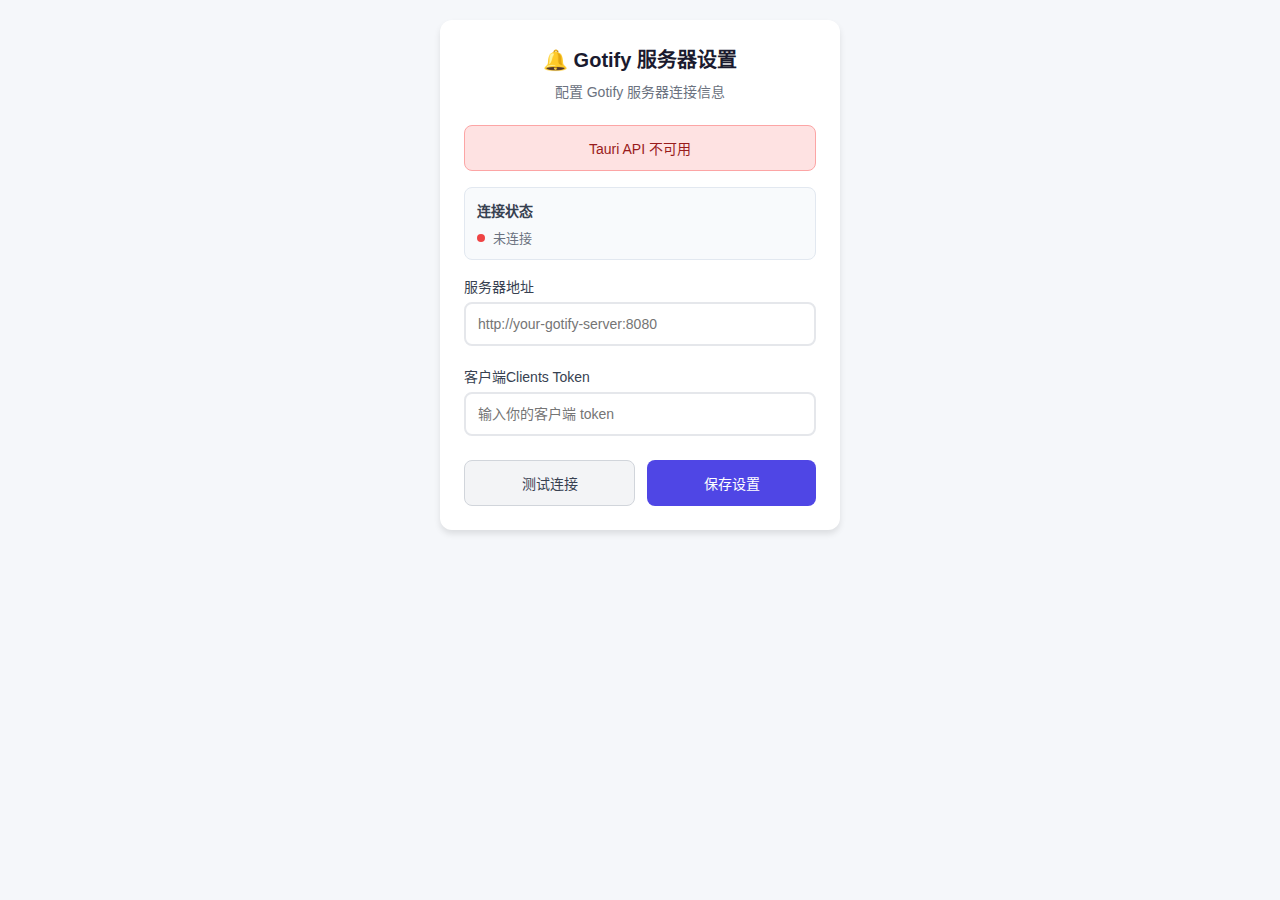
<file: gotify-backup/ui/settings.html>
<!DOCTYPE html>
<html lang="zh-CN">
<head>
    <meta charset="UTF-8">
    <meta name="viewport" content="width=device-width, initial-scale=1.0">
    <title>Gotify 设置</title>
    <style>
        * {
            margin: 0;
            padding: 0;
            box-sizing: border-box;
        }

        body {
            font-family: -apple-system, BlinkMacSystemFont, 'Segoe UI', 'PingFang SC', 'Hiragino Sans GB', 'Microsoft YaHei', Roboto, sans-serif;
            background: #f5f7fa;
            padding: 20px;
        }

        .container {
            max-width: 400px;
            margin: 0 auto;
            background: white;
            border-radius: 12px;
            padding: 24px;
            box-shadow: 0 4px 6px rgba(0, 0, 0, 0.1);
        }

        .header {
            text-align: center;
            margin-bottom: 24px;
        }

        .header h1 {
            color: #1a1a2e;
            font-size: 20px;
            font-weight: 600;
            margin-bottom: 8px;
        }

        .header p {
            color: #6b7280;
            font-size: 14px;
        }

        .form-group {
            margin-bottom: 20px;
        }

        .form-group label {
            display: block;
            margin-bottom: 6px;
            color: #374151;
            font-weight: 500;
            font-size: 14px;
        }

        .form-group input {
            width: 100%;
            padding: 12px;
            border: 2px solid #e5e7eb;
            border-radius: 8px;
            font-size: 14px;
            transition: border-color 0.2s ease;
            background: white;
        }

        .form-group input:focus {
            outline: none;
            border-color: #4f46e5;
            box-shadow: 0 0 0 3px rgba(79, 70, 229, 0.1);
        }

        .form-group input.error {
            border-color: #ef4444;
        }

        .error-message {
            color: #ef4444;
            font-size: 12px;
            margin-top: 4px;
            display: none;
        }

        .form-group.error .error-message {
            display: block;
        }

        .button-group {
            display: flex;
            gap: 12px;
            margin-top: 24px;
        }

        .btn {
            flex: 1;
            padding: 12px 24px;
            border: none;
            border-radius: 8px;
            font-size: 14px;
            font-weight: 500;
            cursor: pointer;
            transition: all 0.2s ease;
        }

        .btn-primary {
            background: #4f46e5;
            color: white;
        }

        .btn-primary:hover {
            background: #4338ca;
        }

        .btn-primary:disabled {
            background: #9ca3af;
            cursor: not-allowed;
        }

        .btn-secondary {
            background: #f3f4f6;
            color: #374151;
            border: 1px solid #d1d5db;
        }

        .btn-secondary:hover {
            background: #e5e7eb;
        }

        .status {
            padding: 12px;
            border-radius: 8px;
            margin-bottom: 16px;
            font-size: 14px;
            font-weight: 500;
            text-align: center;
            display: none;
        }

        .status.success {
            background: #d1fae5;
            color: #065f46;
            border: 1px solid #a7f3d0;
        }

        .status.error {
            background: #fee2e2;
            color: #991b1b;
            border: 1px solid #fca5a5;
        }

        .status.info {
            background: #dbeafe;
            color: #1e40af;
            border: 1px solid #93c5fd;
        }

        .connection-test {
            background: #f8fafc;
            border: 1px solid #e2e8f0;
            border-radius: 8px;
            padding: 12px;
            margin-bottom: 16px;
        }

        .connection-test h3 {
            color: #374151;
            font-size: 14px;
            font-weight: 600;
            margin-bottom: 8px;
        }

        .connection-status {
            display: flex;
            align-items: center;
            gap: 8px;
            font-size: 13px;
            color: #6b7280;
        }

        .status-dot {
            width: 8px;
            height: 8px;
            border-radius: 50%;
            background: #9ca3af;
        }

        .status-dot.connected {
            background: #10b981;
        }

        .status-dot.disconnected {
            background: #ef4444;
        }
    </style>
</head>
<body>
    <!-- Tauri API 初始化脚本 -->
    <script src="tauri-api.js"></script>

    <div class="container">
        <div class="header">
            <h1>🔔 Gotify 服务器设置</h1>
            <p>配置 Gotify 服务器连接信息</p>
        </div>

        <div id="status" class="status"></div>

        <div class="connection-test">
            <h3>连接状态</h3>
            <div class="connection-status">
                <div id="statusDot" class="status-dot disconnected"></div>
                <span id="statusText">未连接</span>
            </div>
        </div>

        <form id="settingsForm">
            <div class="form-group">
                <label for="serverUrl">服务器地址</label>
                <input type="url" id="serverUrl" placeholder="http://your-gotify-server:8080" required>
                <div class="error-message">请输入有效的服务器地址</div>
            </div>

            <div class="form-group">
                <label for="clientToken">客户端Clients Token</label>
                <input type="password" id="clientToken" placeholder="输入你的客户端 token" required>
                <div class="error-message">请输入客户端Clients token</div>
            </div>

            <div class="button-group">
                <button type="button" class="btn btn-secondary" onclick="testConnection()">测试连接</button>
                <button type="submit" class="btn btn-primary">保存设置</button>
            </div>
        </form>
    </div>

    <script>
        let currentConfig = null;

        // 初始化设置页面
        async function initSettings() {
            if (typeof window.__TAURI_INTERNALS__ === 'undefined') {
                showStatus('Tauri API 不可用', 'error');
                return;
            }

            try {
                const { invoke } = window.__TAURI_INTERNALS__;

                // 获取当前配置
                const config = await invoke('get_config');
                currentConfig = config;

                if (config) {
                    document.getElementById('serverUrl').value = config.server_url;
                    document.getElementById('clientToken').value = config.client_token;
                    updateConnectionStatus(false); // 初始状态为未连接
                }
            } catch (error) {
                console.error('获取配置失败:', error);
                showStatus('获取配置失败', 'error');
            }
        }

        // 显示状态消息
        function showStatus(message, type) {
            const statusEl = document.getElementById('status');
            statusEl.textContent = message;
            statusEl.className = `status ${type}`;
            statusEl.style.display = 'block';

            setTimeout(() => {
                statusEl.style.display = 'none';
            }, 3000);
        }

        // 更新连接状态显示
        function updateConnectionStatus(connected) {
            const statusDot = document.getElementById('statusDot');
            const statusText = document.getElementById('statusText');

            if (connected) {
                statusDot.className = 'status-dot connected';
                statusText.textContent = '已连接';
            } else {
                statusDot.className = 'status-dot disconnected';
                statusText.textContent = '未连接';
            }
        }

        // 测试连接
        async function testConnection() {
            const serverUrl = document.getElementById('serverUrl').value.trim();
            const clientToken = document.getElementById('clientToken').value.trim();

            if (!serverUrl || !clientToken) {
                showStatus('请填写完整的服务器信息', 'error');
                return;
            }

            // 基本URL验证
            try {
                new URL(serverUrl);
            } catch {
                showStatus('请输入有效的服务器地址', 'error');
                return;
            }

            showStatus('正在测试连接...', 'info');
            updateConnectionStatus(false);

            try {
                const { invoke } = window.__TAURI_INTERNALS__;
                
                // 使用新的 test_connection 命令
                const result = await invoke('test_connection', { 
                    serverUrl, 
                    clientToken 
                });

                console.log('✅ 连接测试成功:', result);
                showStatus('✅ ' + result, 'success');
                updateConnectionStatus(true);

                // 3秒后重置状态
                setTimeout(() => {
                    updateConnectionStatus(false);
                }, 3000);

            } catch (error) {
                console.error('❌ 连接测试失败:', error);
                showStatus('❌ ' + error, 'error');
                updateConnectionStatus(false);
            }
        }

        // 保存设置
        async function saveSettings() {
            const serverUrl = document.getElementById('serverUrl').value.trim();
            const clientToken = document.getElementById('clientToken').value.trim();

            // 表单验证
            let hasError = false;

            const urlInput = document.getElementById('serverUrl');
            const tokenInput = document.getElementById('clientToken');

            // 重置错误状态
            urlInput.classList.remove('error');
            tokenInput.classList.remove('error');
            document.querySelectorAll('.error-message').forEach(el => el.style.display = 'none');

            // 验证服务器地址
            if (!serverUrl) {
                urlInput.classList.add('error');
                hasError = true;
            } else {
                try {
                    new URL(serverUrl);
                } catch {
                    urlInput.classList.add('error');
                    hasError = true;
                }
            }

            // 验证Token
            if (!clientToken) {
                tokenInput.classList.add('error');
                hasError = true;
            }

            if (hasError) {
                showStatus('请检查输入信息', 'error');
                return;
            }

            try {
                const { invoke } = window.__TAURI_INTERNALS__;
                await invoke('save_config_to_file', { serverUrl, clientToken });

                showStatus('设置已保存！', 'success');

                // 通知主窗口重新加载配置
                if (window.opener) {
                    window.opener.postMessage('config-saved', '*');
                }

                // 3秒后关闭窗口
                setTimeout(() => {
                    window.close();
                }, 1500);

            } catch (error) {
                console.error('保存设置失败:', error);
                showStatus('保存设置失败', 'error');
            }
        }

        // 表单提交
        document.getElementById('settingsForm').addEventListener('submit', async (e) => {
            e.preventDefault();
            await saveSettings();
        });

        // 页面加载完成后初始化
        document.addEventListener('DOMContentLoaded', () => {
            initSettings();
        });

        // 监听来自主窗口的消息
        window.addEventListener('message', (event) => {
            if (event.data === 'config-saved') {
                // 重新加载配置
                initSettings();
            }
        });
    </script>
</body>
</html>
</file>
